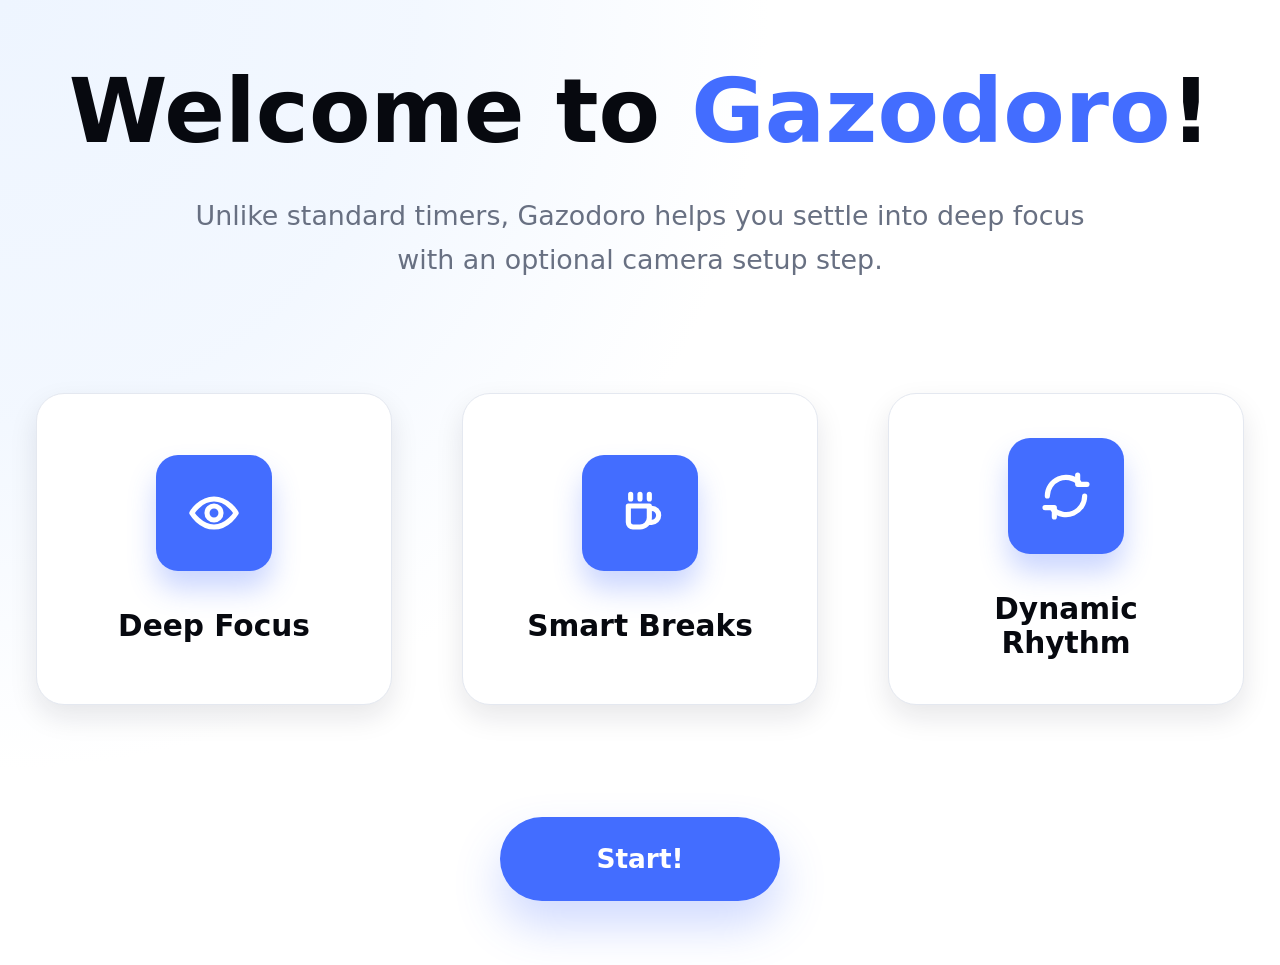
<file: index.html>
<!DOCTYPE html>
<html lang="en">
<head>
  <meta charset="UTF-8">
  <meta name="viewport" content="width=device-width, initial-scale=1.0">
  <title>Gazodoro</title>
  <link rel="stylesheet" href="styles.css">
  <script src="script.js" defer></script>
</head>
<body>
  <main class="app" aria-live="polite">
    <section class="screen welcome-screen is-active" data-screen="welcome" aria-labelledby="welcome-title">
      <div class="welcome-copy">
        <h1 id="welcome-title">Welcome to <span>Gazodoro</span>!</h1>
        <p>Unlike standard timers, Gazodoro helps you settle into deep focus with an optional camera setup step.</p>
      </div>

      <div class="feature-grid" aria-label="Gazodoro features">
        <article class="feature-card">
          <div class="feature-icon" aria-hidden="true">
            <svg viewBox="0 0 24 24" role="img">
              <path d="M2.5 12s3.5-6 9.5-6 9.5 6 9.5 6-3.5 6-9.5 6-9.5-6-9.5-6Z"></path>
              <circle cx="12" cy="12" r="3"></circle>
            </svg>
          </div>
          <h2>Deep Focus</h2>
        </article>

        <article class="feature-card">
          <div class="feature-icon" aria-hidden="true">
            <svg viewBox="0 0 24 24" role="img">
              <path d="M7 9h9v5a4 4 0 0 1-4 4H9a2 2 0 0 1-2-2V9Z"></path>
              <path d="M16 10h1a3 3 0 0 1 0 6h-1"></path>
              <path d="M8 4v2M12 4v2M16 4v2"></path>
            </svg>
          </div>
          <h2>Smart Breaks</h2>
        </article>

        <article class="feature-card">
          <div class="feature-icon" aria-hidden="true">
            <svg viewBox="0 0 24 24" role="img">
              <path d="M20 12a8 8 0 0 1-13.5 5.8"></path>
              <path d="M4 12A8 8 0 0 1 17.5 6.2"></path>
              <path d="M17 3v4h4"></path>
              <path d="M7 21v-4H3"></path>
            </svg>
          </div>
          <h2>Dynamic Rhythm</h2>
        </article>
      </div>

      <button class="primary-button welcome-start" type="button" data-start-onboarding>Start!</button>
    </section>

    <section class="screen permission-screen" data-screen="permission" aria-labelledby="permission-title">
      <div class="privacy-badge" aria-hidden="true">
        <svg viewBox="0 0 24 24" role="img">
          <path d="M12 3 6 5.6v5.7c0 3.8 2.5 7.4 6 8.7 3.5-1.3 6-4.9 6-8.7V5.6L12 3Z"></path>
        </svg>
      </div>

      <div class="permission-heading">
        <h1 id="permission-title">Before we start...</h1>
        <p>Your Privacy is <span>Our Priority</span></p>
      </div>

      <article class="privacy-card">
        <div class="privacy-icon" aria-hidden="true">
          <svg viewBox="0 0 24 24" role="img">
            <path d="M6 8h2l1.4-2h5.2L16 8h2a2 2 0 0 1 2 2v7a2 2 0 0 1-2 2H6a2 2 0 0 1-2-2v-7a2 2 0 0 1 2-2Z"></path>
            <circle cx="12" cy="13" r="3"></circle>
          </svg>
        </div>
        <div class="privacy-copy">
          <p>We need camera access to track your gaze, but we don't watch you.</p>
          <p>All processing happens <strong>100% locally</strong> on your device.</p>
          <p>No videos or images are ever stored or sent to the cloud.</p>
        </div>
        <p class="privacy-note">
          <svg viewBox="0 0 24 24" aria-hidden="true">
            <path d="M7 11V8a5 5 0 0 1 10 0v3"></path>
            <rect x="5" y="11" width="14" height="10" rx="2"></rect>
          </svg>
          Your privacy is protected. Everything stays on your device.
        </p>
      </article>

      <p class="camera-message" data-camera-error hidden></p>

      <div class="choice-actions">
        <button class="primary-button" type="button" data-enable-camera>Yes, enable camera</button>
        <button class="secondary-button" type="button" data-skip-camera>No, continue without camera</button>
      </div>

      <p class="muted-text">You can change this anytime in settings</p>
    </section>

    <section class="screen preview-screen" data-screen="preview" aria-labelledby="preview-title">
      <h1 id="preview-title">Final Check: Preview Your View</h1>

      <div class="preview-layout">
        <article class="video-card" aria-label="Camera preview">
          <div class="video-frame">
            <video data-camera-preview autoplay playsinline muted></video>
            <span class="live-pill"><span></span> Live</span>
            <div class="video-icon" aria-hidden="true">
              <svg viewBox="0 0 24 24" role="img">
                <path d="M4 7h10a2 2 0 0 1 2 2v6a2 2 0 0 1-2 2H4a2 2 0 0 1-2-2V9a2 2 0 0 1 2-2Z"></path>
                <path d="m16 10 6-3v10l-6-3"></path>
              </svg>
            </div>
          </div>
        </article>

        <aside class="device-card" aria-label="Camera setup details">
          <h2>Select Device</h2>
          <div class="device-select">
            <span data-device-name>Camera 1</span>
            <svg viewBox="0 0 24 24" aria-hidden="true">
              <path d="M6 8h2l1.4-2h5.2L16 8h2a2 2 0 0 1 2 2v7a2 2 0 0 1-2 2H6a2 2 0 0 1-2-2v-7a2 2 0 0 1 2-2Z"></path>
              <circle cx="12" cy="13" r="3"></circle>
            </svg>
          </div>
          <p class="tip-box">
            <svg viewBox="0 0 24 24" aria-hidden="true">
              <path d="M9 18h6"></path>
              <path d="M10 22h4"></path>
              <path d="M8.5 14.5a5 5 0 1 1 7 0c-.8.8-1.5 1.7-1.5 3.5h-4c0-1.8-.7-2.7-1.5-3.5Z"></path>
            </svg>
            Ensure your face is well-lit and centered for the best gaze tracking experience.
          </p>
        </aside>
      </div>

      <button class="primary-button ready-button" type="button" data-ready-focus>Ready to Focus</button>
      <button class="link-button" type="button" data-standard-mode>Camera not working? Continue in Standard Mode</button>
    </section>

    <section class="screen dashboard-screen" data-screen="dashboard" aria-labelledby="dashboard-title">
      <header class="dashboard-header">
        <div class="brand">
          <div class="brand-icon" aria-hidden="true">
            <svg viewBox="0 0 24 24" role="img">
              <path d="M2.5 12s3.5-6 9.5-6 9.5 6 9.5 6-3.5 6-9.5 6-9.5-6-9.5-6Z"></path>
              <circle cx="12" cy="12" r="3"></circle>
            </svg>
          </div>
          <div>
            <h1 id="dashboard-title">Gazodoro</h1>
            <p>Gaze-tracking productivity timer</p>
          </div>
        </div>

        <button class="icon-button" type="button" aria-label="Settings">
          <svg viewBox="0 0 24 24" aria-hidden="true">
            <path d="M12 15.5a3.5 3.5 0 1 0 0-7 3.5 3.5 0 0 0 0 7Z"></path>
            <path d="M19.4 15a1.8 1.8 0 0 0 .4 2l.1.1a2 2 0 0 1-2.8 2.8l-.1-.1a1.8 1.8 0 0 0-2-.4 1.8 1.8 0 0 0-1 1.6V21a2 2 0 0 1-4 0v-.1a1.8 1.8 0 0 0-1-1.6 1.8 1.8 0 0 0-2 .4l-.1.1a2 2 0 1 1-2.8-2.8l.1-.1a1.8 1.8 0 0 0 .4-2 1.8 1.8 0 0 0-1.6-1H3a2 2 0 0 1 0-4h.1a1.8 1.8 0 0 0 1.6-1 1.8 1.8 0 0 0-.4-2l-.1-.1a2 2 0 1 1 2.8-2.8l.1.1a1.8 1.8 0 0 0 2 .4 1.8 1.8 0 0 0 1-1.6V3a2 2 0 0 1 4 0v.1a1.8 1.8 0 0 0 1 1.6 1.8 1.8 0 0 0 2-.4l.1-.1A2 2 0 0 1 20 7l-.1.1a1.8 1.8 0 0 0-.4 2 1.8 1.8 0 0 0 1.6 1h.1a2 2 0 0 1 0 4h-.1a1.8 1.8 0 0 0-1.7 1Z"></path>
          </svg>
        </button>
      </header>

      <div class="dashboard-content">
        <div class="mode-tabs" role="tablist" aria-label="Timer mode">
          <button class="mode-tab is-active" type="button" role="tab" aria-selected="true" data-mode-tab="FOCUS">Focus</button>
          <button class="mode-tab" type="button" role="tab" aria-selected="false" data-mode-tab="SHORT_BREAK">Short Break</button>
          <button class="mode-tab" type="button" role="tab" aria-selected="false" data-mode-tab="LONG_BREAK">Long Break</button>
        </div>

        <article class="dashboard-card" aria-label="Pomodoro timer">
          <div class="timer-ring">
            <span class="timer-time" data-timer-display>25:00</span>
          </div>
        </article>

        <div class="timer-controls" aria-label="Timer actions">
          <button class="round-button reset-button" type="button" aria-label="Reset timer" data-reset-button>
            <svg viewBox="0 0 24 24" aria-hidden="true">
              <path d="M4 12a8 8 0 1 0 2.3-5.7"></path>
              <path d="M4 4v6h6"></path>
            </svg>
          </button>
          <button class="round-button play-button" type="button" aria-label="Start timer" data-start-pause-button>
            <svg class="play-icon" viewBox="0 0 24 24" aria-hidden="true">
              <path d="M8 5v14l11-7Z"></path>
            </svg>
            <svg class="pause-icon" viewBox="0 0 24 24" aria-hidden="true">
              <path d="M7 5h4v14H7Z"></path>
              <path d="M13 5h4v14h-4Z"></path>
            </svg>
          </button>
        </div>
      </div>
    </section>
  </main>
</body>
</html>
</file>
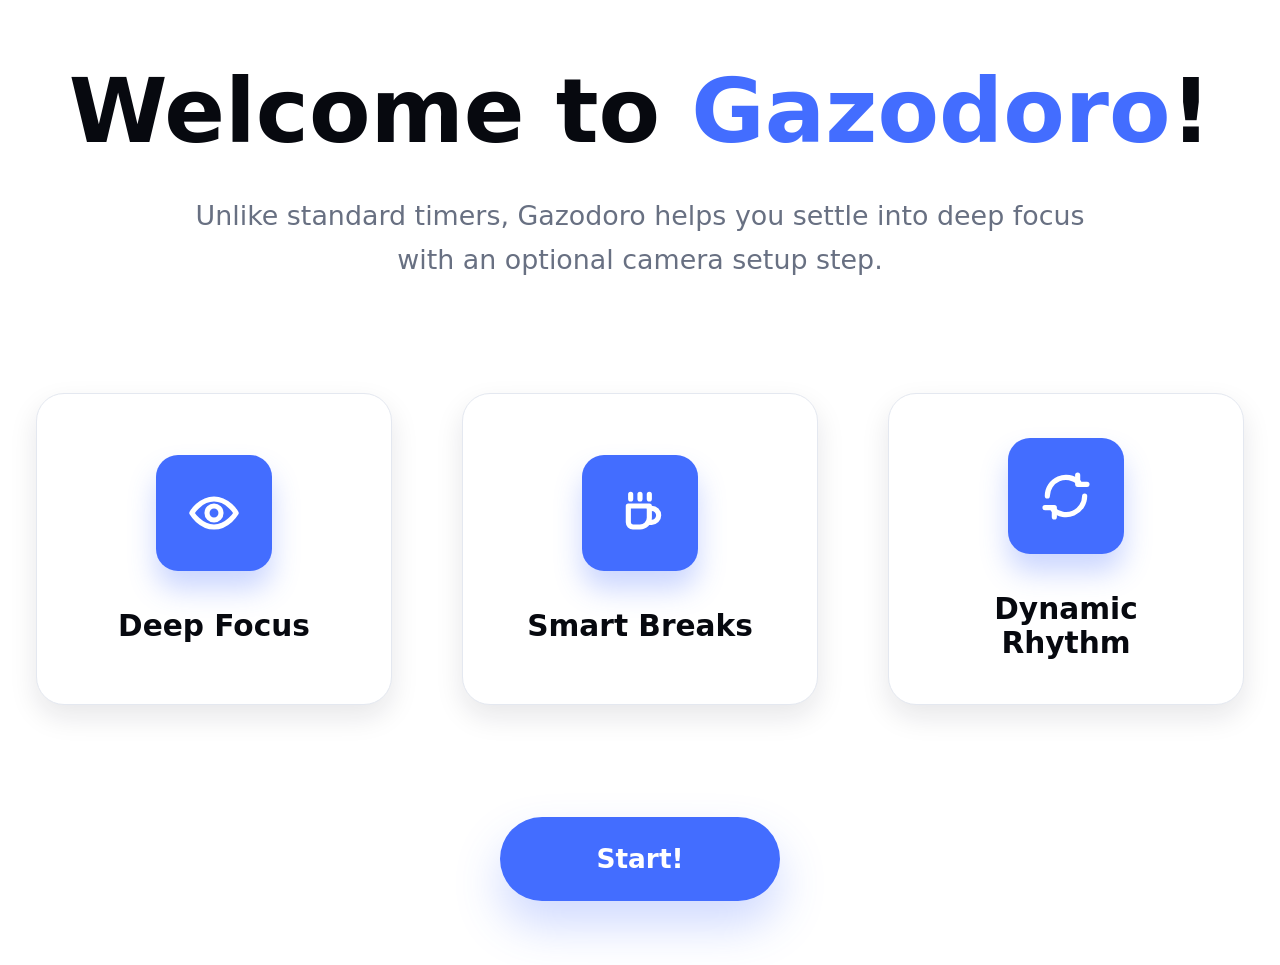
<file: frontend/index.html>
<!DOCTYPE html>
<html lang="en">
<head>
  <meta charset="UTF-8">
  <meta name="viewport" content="width=device-width, initial-scale=1.0">
  <title>Gazodoro</title>
  <link rel="stylesheet" href="styles.css">
  <script src="https://webgazer.cs.brown.edu/webgazer.js" defer></script>
  <script src="script.js" defer></script>
</head>
<body>
  <main class="app" aria-live="polite">
    <section class="screen welcome-screen is-active" data-screen="welcome" aria-labelledby="welcome-title">
      <div class="welcome-copy">
        <h1 id="welcome-title">Welcome to <span>Gazodoro</span>!</h1>
        <p>Unlike standard timers, Gazodoro helps you settle into deep focus with an optional camera setup step.</p>
      </div>

      <div class="feature-grid" aria-label="Gazodoro features">
        <article class="feature-card">
          <div class="feature-icon" aria-hidden="true">
            <svg viewBox="0 0 24 24" role="img">
              <path d="M2.5 12s3.5-6 9.5-6 9.5 6 9.5 6-3.5 6-9.5 6-9.5-6-9.5-6Z"></path>
              <circle cx="12" cy="12" r="3"></circle>
            </svg>
          </div>
          <h2>Deep Focus</h2>
        </article>

        <article class="feature-card">
          <div class="feature-icon" aria-hidden="true">
            <svg viewBox="0 0 24 24" role="img">
              <path d="M7 9h9v5a4 4 0 0 1-4 4H9a2 2 0 0 1-2-2V9Z"></path>
              <path d="M16 10h1a3 3 0 0 1 0 6h-1"></path>
              <path d="M8 4v2M12 4v2M16 4v2"></path>
            </svg>
          </div>
          <h2>Smart Breaks</h2>
        </article>

        <article class="feature-card">
          <div class="feature-icon" aria-hidden="true">
            <svg viewBox="0 0 24 24" role="img">
              <path d="M20 12a8 8 0 0 1-13.5 5.8"></path>
              <path d="M4 12A8 8 0 0 1 17.5 6.2"></path>
              <path d="M17 3v4h4"></path>
              <path d="M7 21v-4H3"></path>
            </svg>
          </div>
          <h2>Dynamic Rhythm</h2>
        </article>
      </div>

      <button class="primary-button welcome-start" type="button" data-start-onboarding>Start!</button>
    </section>

    <section class="screen permission-screen" data-screen="permission" aria-labelledby="permission-title">
      <div class="privacy-badge" aria-hidden="true">
        <svg viewBox="0 0 24 24" role="img">
          <path d="M12 3 6 5.6v5.7c0 3.8 2.5 7.4 6 8.7 3.5-1.3 6-4.9 6-8.7V5.6L12 3Z"></path>
        </svg>
      </div>

      <div class="permission-heading">
        <h1 id="permission-title">Before we start...</h1>
        <p>Your Privacy is <span>Our Priority</span></p>
      </div>

      <article class="privacy-card">
        <div class="privacy-icon" aria-hidden="true">
          <svg viewBox="0 0 24 24" role="img">
            <path d="M6 8h2l1.4-2h5.2L16 8h2a2 2 0 0 1 2 2v7a2 2 0 0 1-2 2H6a2 2 0 0 1-2-2v-7a2 2 0 0 1 2-2Z"></path>
            <circle cx="12" cy="13" r="3"></circle>
          </svg>
        </div>
        <div class="privacy-copy">
          <p>We need camera access to track your gaze, but we don't watch you.</p>
          <p>All processing happens <strong>100% locally</strong> on your device.</p>
          <p>No videos or images are ever stored or sent to the cloud.</p>
        </div>
        <p class="privacy-note">
          <svg viewBox="0 0 24 24" aria-hidden="true">
            <path d="M7 11V8a5 5 0 0 1 10 0v3"></path>
            <rect x="5" y="11" width="14" height="10" rx="2"></rect>
          </svg>
          Your privacy is protected. Everything stays on your device.
        </p>
      </article>

      <p class="camera-message" data-camera-error hidden></p>

      <div class="choice-actions">
        <button class="primary-button" type="button" data-enable-camera>Yes, enable camera</button>
        <button class="secondary-button" type="button" data-skip-camera>No, continue without camera</button>
      </div>

      <p class="muted-text">You can change this anytime in settings</p>
    </section>

    <section class="screen preview-screen" data-screen="preview" aria-labelledby="preview-title">
      <h1 id="preview-title">Final Check: Preview Your View</h1>

      <div class="preview-layout">
        <article class="video-card" aria-label="Camera preview">
          <div class="video-frame">
            <video data-camera-preview autoplay playsinline muted></video>
            <span class="live-pill"><span></span> Live</span>
            <div class="video-icon" aria-hidden="true">
              <svg viewBox="0 0 24 24" role="img">
                <path d="M4 7h10a2 2 0 0 1 2 2v6a2 2 0 0 1-2 2H4a2 2 0 0 1-2-2V9a2 2 0 0 1 2-2Z"></path>
                <path d="m16 10 6-3v10l-6-3"></path>
              </svg>
            </div>
          </div>
        </article>

        <aside class="device-card" aria-label="Camera setup details">
          <h2>Select Device</h2>
          <div class="device-select">
            <span data-device-name>Camera 1</span>
            <svg viewBox="0 0 24 24" aria-hidden="true">
              <path d="M6 8h2l1.4-2h5.2L16 8h2a2 2 0 0 1 2 2v7a2 2 0 0 1-2 2H6a2 2 0 0 1-2-2v-7a2 2 0 0 1 2-2Z"></path>
              <circle cx="12" cy="13" r="3"></circle>
            </svg>
          </div>
          <p class="tip-box">
            <svg viewBox="0 0 24 24" aria-hidden="true">
              <path d="M9 18h6"></path>
              <path d="M10 22h4"></path>
              <path d="M8.5 14.5a5 5 0 1 1 7 0c-.8.8-1.5 1.7-1.5 3.5h-4c0-1.8-.7-2.7-1.5-3.5Z"></path>
            </svg>
            Ensure your face is well-lit and centered for the best gaze tracking experience.
          </p>
        </aside>
      </div>

      <button class="primary-button ready-button" type="button" data-ready-focus>Ready to Focus</button>
      <button class="link-button" type="button" data-standard-mode>Camera not working? Continue in Standard Mode</button>
    </section>

    <section class="screen dashboard-screen" data-screen="dashboard" aria-labelledby="dashboard-title">
      <aside class="goal-card" aria-label="Today's goal">
        <div class="goal-title">
          <svg viewBox="0 0 24 24" aria-hidden="true">
            <circle cx="12" cy="12" r="8"></circle>
            <circle cx="12" cy="12" r="4"></circle>
            <circle cx="12" cy="12" r="1"></circle>
          </svg>
          <span>TODAY'S GOAL</span>
        </div>
        <div class="goal-row">
          <span>Sessions left</span>
          <strong>0</strong>
        </div>
        <button class="text-button" type="button">Edit Goal</button>
      </aside>

      <div class="sessions-pill" aria-label="Sessions today">
        <span aria-hidden="true">🔥</span>
        <strong>0</strong>
        <span>sessions today</span>
      </div>

      <header class="dashboard-header">
        <div class="brand">
          <div class="brand-icon" aria-hidden="true">
            <svg viewBox="0 0 24 24" role="img">
              <path d="M2.5 12s3.5-6 9.5-6 9.5 6 9.5 6-3.5 6-9.5 6-9.5-6-9.5-6Z"></path>
              <circle cx="12" cy="12" r="3"></circle>
            </svg>
          </div>
          <div>
            <h1 id="dashboard-title">Gazodoro</h1>
            <p>Gaze-tracking productivity timer</p>
          </div>
        </div>
      </header>

      <div class="dashboard-content">
        <div class="mode-tabs" role="tablist" aria-label="Timer mode">
          <button class="mode-tab is-active" type="button" role="tab" aria-selected="true" data-mode-tab="FOCUS">Focus</button>
          <button class="mode-tab" type="button" role="tab" aria-selected="false" data-mode-tab="SHORT_BREAK">Short Break</button>
          <button class="mode-tab" type="button" role="tab" aria-selected="false" data-mode-tab="LONG_BREAK">Long Break</button>
        </div>

        <div class="timer-layout">
          <article class="timer-panel" aria-label="Pomodoro timer">
          <div class="timer-ring" data-timer-ring>
            <span class="timer-mode-label" data-camera-mode-label>No-camera mode</span>
            <span class="timer-time" data-timer-display>25:00</span>
          </div>
          </article>

          <aside class="change-time" aria-label="Change time">
            <h2>Change time</h2>
            <div class="time-adjust-grid">
              <button class="small-round-button" type="button" aria-label="Increase focus time" data-time-increase>+</button>
              <span class="time-value" data-time-minutes>25 m</span>
              <button class="small-round-button" type="button" aria-label="Decrease focus time" data-time-decrease>-</button>
            </div>
          </aside>
        </div>

        <div class="bottom-bar">
          <div class="bottom-spacer" aria-hidden="true"></div>
          <div class="timer-controls" aria-label="Timer actions">
          <button class="round-button reset-button" type="button" aria-label="Reset timer" data-reset-button>
            <svg viewBox="0 0 24 24" aria-hidden="true">
              <path d="M4 12a8 8 0 1 0 2.3-5.7"></path>
              <path d="M4 4v6h6"></path>
            </svg>
          </button>
          <button class="round-button play-button" type="button" aria-label="Start timer" data-start-pause-button>
            <svg class="play-icon" viewBox="0 0 24 24" aria-hidden="true">
              <path d="M8 5v14l11-7Z"></path>
            </svg>
            <svg class="pause-icon" viewBox="0 0 24 24" aria-hidden="true">
              <path d="M7 5h4v14H7Z"></path>
              <path d="M13 5h4v14h-4Z"></path>
            </svg>
          </button>
          </div>
          <div class="utility-controls" aria-label="Dashboard tools">
            <button class="round-button utility-button" type="button" aria-label="Statistics" data-open-analytics>
              <svg viewBox="0 0 24 24" aria-hidden="true">
                <path d="M4 19V5"></path>
                <path d="M4 19h16"></path>
                <path d="M8 17v-5"></path>
                <path d="M12 17V8"></path>
                <path d="M16 17v-8"></path>
              </svg>
            </button>
            <button class="round-button utility-button" type="button" aria-label="Settings" data-open-settings>
              <svg viewBox="0 0 24 24" aria-hidden="true">
                <path d="M12 15.5a3.5 3.5 0 1 0 0-7 3.5 3.5 0 0 0 0 7Z"></path>
                <path d="M19.4 15a1.8 1.8 0 0 0 .4 2l.1.1a2 2 0 0 1-2.8 2.8l-.1-.1a1.8 1.8 0 0 0-2-.4 1.8 1.8 0 0 0-1 1.6V21a2 2 0 0 1-4 0v-.1a1.8 1.8 0 0 0-1-1.6 1.8 1.8 0 0 0-2 .4l-.1.1a2 2 0 1 1-2.8-2.8l.1-.1a1.8 1.8 0 0 0 .4-2 1.8 1.8 0 0 0-1.6-1H3a2 2 0 0 1 0-4h.1a1.8 1.8 0 0 0 1.6-1 1.8 1.8 0 0 0-.4-2l-.1-.1a2 2 0 1 1 2.8-2.8l.1.1a1.8 1.8 0 0 0 2 .4 1.8 1.8 0 0 0 1-1.6V3a2 2 0 0 1 4 0v.1a1.8 1.8 0 0 0 1 1.6 1.8 1.8 0 0 0 2-.4l.1-.1A2 2 0 0 1 20 7l-.1.1a1.8 1.8 0 0 0-.4 2 1.8 1.8 0 0 0 1.6 1h.1a2 2 0 0 1 0 4h-.1a1.8 1.8 0 0 0-1.7 1Z"></path>
              </svg>
            </button>
          </div>
        </div>
      </div>
    </section>

    <section class="screen settings-screen" data-screen="settings" aria-labelledby="settings-title">
      <div class="settings-shell">
        <header class="settings-heading">
          <button class="back-button" type="button" aria-label="Back to dashboard" data-back-dashboard>
            <svg viewBox="0 0 24 24" aria-hidden="true">
              <path d="M19 12H5"></path>
              <path d="m12 19-7-7 7-7"></path>
            </svg>
          </button>
          <h1 id="settings-title">Settings</h1>
        </header>

        <div class="settings-list">
          <button class="settings-row" type="button" data-open-camera-settings>
            <span class="settings-row-label">
              <svg viewBox="0 0 24 24" aria-hidden="true">
                <path d="M6 8h2l1.4-2h5.2L16 8h2a2 2 0 0 1 2 2v7a2 2 0 0 1-2 2H6a2 2 0 0 1-2-2v-7a2 2 0 0 1 2-2Z"></path>
                <circle cx="12" cy="13" r="3"></circle>
              </svg>
              Camera
            </span>
            <span class="settings-chevron" aria-hidden="true">›</span>
          </button>
          <button class="settings-row" type="button" data-open-sound-settings>
            <span class="settings-row-label">
              <svg viewBox="0 0 24 24" aria-hidden="true">
                <path d="M11 5 6 9H3v6h3l5 4V5Z"></path>
                <path d="M16 9.5a4 4 0 0 1 0 5"></path>
                <path d="M19 7a8 8 0 0 1 0 10"></path>
              </svg>
              Sound
            </span>
            <span class="settings-chevron" aria-hidden="true">›</span>
          </button>
          <button class="settings-row" type="button" data-open-statistics-settings>
            <span class="settings-row-label">
              <svg viewBox="0 0 24 24" aria-hidden="true">
                <path d="M4 19V5"></path>
                <path d="M4 19h16"></path>
                <path d="M8 17v-5"></path>
                <path d="M12 17V8"></path>
                <path d="M16 17v-8"></path>
              </svg>
              Statistics
            </span>
            <span class="settings-chevron" aria-hidden="true">›</span>
          </button>
          <button class="settings-row" type="button" data-open-timer-settings>
            <span class="settings-row-label">
              <svg viewBox="0 0 24 24" aria-hidden="true">
                <circle cx="12" cy="12" r="9"></circle>
                <path d="M12 7v5l3 2"></path>
              </svg>
              Timer
            </span>
            <span class="settings-chevron" aria-hidden="true">›</span>
          </button>
          <button class="settings-row" type="button" data-open-appearance-settings>
            <span class="settings-row-label">
              <svg viewBox="0 0 24 24" aria-hidden="true">
                <circle cx="13.5" cy="6.5" r="2.5"></circle>
                <circle cx="8" cy="12" r="2.5"></circle>
                <circle cx="15.5" cy="15.5" r="2.5"></circle>
                <path d="M17.8 8.8c1.8 1.1 2.7 2.7 2.2 4.5-.6 2-2.6 2.5-4.2 2.4"></path>
              </svg>
              Appearance
            </span>
            <span class="settings-chevron" aria-hidden="true">›</span>
          </button>
        </div>
      </div>
      <button class="help-button" type="button" aria-label="Help">?</button>
    </section>

    <section class="screen camera-settings-screen" data-screen="camera-settings" aria-labelledby="camera-settings-title">
      <div class="settings-shell">
        <header class="settings-heading">
          <button class="back-button" type="button" aria-label="Back to settings" data-back-settings>
            <svg viewBox="0 0 24 24" aria-hidden="true">
              <path d="M19 12H5"></path>
              <path d="m12 19-7-7 7-7"></path>
            </svg>
          </button>
          <h1 id="camera-settings-title">Camera</h1>
        </header>

        <article class="camera-settings-card">
          <div class="camera-toggle-row">
            <span>Camera On/Off</span>
            <button class="toggle-switch" type="button" role="switch" aria-checked="false" data-camera-toggle>
              <span></span>
            </button>
          </div>
          <div class="camera-select-panel" data-camera-select-panel hidden>
            <label for="camera-select">Select camera</label>
            <select id="camera-select" data-camera-select>
              <option>Camera 1</option>
              <option>Camera 2</option>
            </select>
          </div>
        </article>
      </div>
      <button class="help-button" type="button" aria-label="Help">?</button>
    </section>

    <section class="screen sound-settings-screen settings-detail-screen" data-screen="sound-settings" aria-labelledby="sound-settings-title">
      <div class="settings-shell">
        <header class="settings-heading">
          <button class="back-button" type="button" aria-label="Back to settings" data-back-settings>
            <svg viewBox="0 0 24 24" aria-hidden="true">
              <path d="M19 12H5"></path>
              <path d="m12 19-7-7 7-7"></path>
            </svg>
          </button>
          <h1 id="sound-settings-title">Sound</h1>
        </header>

        <article class="settings-card sound-card">
          <h2>Volume</h2>
          <div class="volume-control">
            <span>0</span>
            <input type="range" min="0" max="100" value="50" aria-label="Volume" data-volume-slider>
            <span>100</span>
          </div>
          <strong class="volume-value" data-volume-value>50</strong>
        </article>

        <article class="settings-card settings-inline-card">
          <div>
            <h2>Session end notification</h2>
            <p>I want to hear when session end</p>
          </div>
          <button class="toggle-switch is-on" type="button" role="switch" aria-checked="true" data-sound-notification-toggle>
            <span></span>
          </button>
        </article>
      </div>
      <button class="help-button" type="button" aria-label="Help">?</button>
    </section>

    <section class="screen statistics-settings-screen settings-detail-screen" data-screen="statistics-settings" aria-labelledby="statistics-settings-title">
      <div class="settings-shell">
        <header class="settings-heading">
          <button class="back-button" type="button" aria-label="Back to settings" data-back-settings>
            <svg viewBox="0 0 24 24" aria-hidden="true">
              <path d="M19 12H5"></path>
              <path d="m12 19-7-7 7-7"></path>
            </svg>
          </button>
          <h1 id="statistics-settings-title">Statistics</h1>
        </header>

        <article class="settings-card analytics-entry-card">
          <h2>Statistics & Analytics</h2>
          <p>View your focus analytics and session history from the main dashboard.</p>
          <button class="analytics-button" type="button" data-open-analytics>View Analytics</button>
        </article>
      </div>
      <button class="help-button" type="button" aria-label="Help">?</button>
    </section>

    <section class="screen analytics-screen" data-screen="analytics" aria-labelledby="analytics-title">
      <div class="analytics-shell">
        <header class="settings-heading analytics-heading">
          <button class="back-button" type="button" aria-label="Back to dashboard" data-back-dashboard>
            <svg viewBox="0 0 24 24" aria-hidden="true">
              <path d="M19 12H5"></path>
              <path d="m12 19-7-7 7-7"></path>
            </svg>
          </button>
          <h1 id="analytics-title">Focus Analytics</h1>
        </header>

        <div class="analytics-grid">
          <article class="analytics-card focus-quality-card">
            <header class="analytics-card-heading">
              <div>
                <h2>Focus Quality Over Time</h2>
                <p>Your self-reported focus ratings</p>
              </div>
              <span class="avg-pill">
                <svg viewBox="0 0 24 24" aria-hidden="true">
                  <path d="m4 16 5-5 4 4 7-7"></path>
                  <path d="M15 8h5v5"></path>
                </svg>
                0 avg
              </span>
            </header>
            <div class="empty-chart">Complete a session to see your focus data</div>
          </article>

          <article class="analytics-card heatmap-card">
            <header class="analytics-card-heading">
              <div>
                <h2>Gaze Tracking Heatmap</h2>
                <p>Where your eyes focused on screen</p>
              </div>
              <span class="active-pill">
                <svg viewBox="0 0 24 24" aria-hidden="true">
                  <path d="M2.5 12s3.5-6 9.5-6 9.5 6 9.5 6-3.5 6-9.5 6-9.5-6-9.5-6Z"></path>
                  <circle cx="12" cy="12" r="3"></circle>
                </svg>
                Active
              </span>
            </header>
            <div class="heatmap" aria-label="Simulated gaze tracking heatmap">
              <span class="h1"></span><span class="h3"></span><span class="h2"></span><span class="h4"></span><span class="h3"></span><span class="h1"></span><span class="h4"></span><span class="h3"></span><span class="h1"></span><span class="h3"></span><span class="h2"></span><span class="h3"></span><span class="h3"></span><span class="h1"></span><span class="h1"></span><span class="h2"></span>
              <span class="h4"></span><span class="h2"></span><span class="h2"></span><span class="h1"></span><span class="h1"></span><span class="h3"></span><span class="h4"></span><span class="h1"></span><span class="h5"></span><span class="h2"></span><span class="h3"></span><span class="h4"></span><span class="h2"></span><span class="h2"></span><span class="h2"></span><span class="h2"></span>
              <span class="h4"></span><span class="h4"></span><span class="h5"></span><span class="h3"></span><span class="h3"></span><span class="h5"></span><span class="h4"></span><span class="h1"></span><span class="h1"></span><span class="h4"></span><span class="h2"></span><span class="h3"></span><span class="h3"></span><span class="h2"></span><span class="h2"></span><span class="h4"></span>
              <span class="h5"></span><span class="h3"></span><span class="h5"></span><span class="h4"></span><span class="h4"></span><span class="h4"></span><span class="h3"></span><span class="h4"></span><span class="h2"></span><span class="h5"></span><span class="h5"></span><span class="h3"></span><span class="h3"></span><span class="h2"></span><span class="h3"></span><span class="h5"></span>
              <span class="h4"></span><span class="h5"></span><span class="h5"></span><span class="h2"></span><span class="h3"></span><span class="h3"></span><span class="h5"></span><span class="h4"></span><span class="h3"></span><span class="h4"></span><span class="h5"></span><span class="h3"></span><span class="h3"></span><span class="h2"></span><span class="h2"></span><span class="h4"></span>
              <span class="h4"></span><span class="h3"></span><span class="h2"></span><span class="h3"></span><span class="h2"></span><span class="h3"></span><span class="h2"></span><span class="h4"></span><span class="h3"></span><span class="h4"></span><span class="h3"></span><span class="h4"></span><span class="h2"></span><span class="h1"></span><span class="h4"></span><span class="h3"></span>
              <span class="h5"></span><span class="h2"></span><span class="h5"></span><span class="h5"></span><span class="h5"></span><span class="h4"></span><span class="h4"></span><span class="h2"></span><span class="h3"></span><span class="h5"></span><span class="h2"></span><span class="h4"></span><span class="h2"></span><span class="h2"></span><span class="h3"></span><span class="h2"></span>
              <div class="heatmap-legend"><span></span><strong>Low → High</strong></div>
            </div>
            <p class="heatmap-note">Simulated data - Real gaze tracking requires camera calibration</p>
          </article>
        </div>

        <article class="analytics-card session-history-card">
          <h2>Session History</h2>
          <div class="empty-history">No sessions completed yet</div>
        </article>
      </div>
      <button class="help-button" type="button" aria-label="Help">?</button>
    </section>

    <section class="screen timer-settings-screen settings-detail-screen" data-screen="timer-settings" aria-labelledby="timer-settings-title">
      <div class="settings-shell">
        <header class="settings-heading">
          <button class="back-button" type="button" aria-label="Back to settings" data-back-settings>
            <svg viewBox="0 0 24 24" aria-hidden="true">
              <path d="M19 12H5"></path>
              <path d="m12 19-7-7 7-7"></path>
            </svg>
          </button>
          <h1 id="timer-settings-title">Timer</h1>
        </header>

        <article class="settings-card timer-info-card">
          <h2>Timer Settings</h2>
          <p>Timer duration can be adjusted from the main dashboard using the +/- buttons.</p>
        </article>
      </div>
      <button class="help-button" type="button" aria-label="Help">?</button>
    </section>

    <section class="screen appearance-settings-screen settings-detail-screen" data-screen="appearance-settings" aria-labelledby="appearance-settings-title">
      <div class="settings-shell">
        <header class="settings-heading">
          <button class="back-button" type="button" aria-label="Back to settings" data-back-settings>
            <svg viewBox="0 0 24 24" aria-hidden="true">
              <path d="M19 12H5"></path>
              <path d="m12 19-7-7 7-7"></path>
            </svg>
          </button>
          <h1 id="appearance-settings-title">Appearance</h1>
        </header>

        <article class="settings-card appearance-card">
          <h2>Dark/Light mode</h2>
          <div class="theme-segmented" role="group" aria-label="Theme mode">
            <button class="theme-option is-active" type="button">Light</button>
            <button class="theme-option" type="button" disabled>Dark</button>
          </div>
        </article>
      </div>
      <button class="help-button" type="button" aria-label="Help">?</button>
    </section>
  </main>
</body>
</html>
</file>
<file: styles.css>
:root {
  color-scheme: light;
  font-family: Inter, ui-sans-serif, system-ui, -apple-system, BlinkMacSystemFont, "Segoe UI", sans-serif;
  color: #07090f;
  background: #ffffff;
  --blue: #436dff;
  --blue-dark: #3155f4;
  --blue-soft: #eaf1ff;
  --green: #1db846;
  --green-soft: #eefbf2;
  --ink-muted: #687082;
  --line: #e4e8f0;
  --shadow: 0 28px 60px rgb(15 23 42 / 0.13);
  --soft-shadow: 0 12px 28px rgb(15 23 42 / 0.1);
}

* {
  box-sizing: border-box;
}

body {
  margin: 0;
  min-height: 100vh;
  background:
    radial-gradient(circle at left top, #eef5ff 0, rgb(238 245 255 / 0.72) 26%, transparent 48%),
    #ffffff;
}

button {
  font: inherit;
}

svg {
  display: block;
  fill: none;
  stroke: currentColor;
  stroke-linecap: round;
  stroke-linejoin: round;
  stroke-width: 2;
}

.app {
  min-height: 100vh;
}

.screen {
  display: none;
  min-height: 100vh;
  padding: 64px 36px;
}

.screen.is-active {
  display: flex;
}

.welcome-screen,
.permission-screen,
.preview-screen {
  align-items: center;
  flex-direction: column;
  justify-content: center;
  text-align: center;
}

.welcome-copy h1 {
  margin: 0;
  font-size: clamp(3.25rem, 7vw, 6rem);
  line-height: 1.05;
  letter-spacing: 0;
}

.welcome-copy h1 span,
.permission-heading span,
.privacy-copy strong {
  color: var(--blue);
}

.welcome-copy p {
  max-width: 900px;
  margin: 36px auto 0;
  color: var(--ink-muted);
  font-size: clamp(1.35rem, 2.1vw, 2rem);
  line-height: 1.65;
}

.feature-grid {
  display: grid;
  width: min(100%, 1480px);
  grid-template-columns: repeat(3, minmax(0, 1fr));
  gap: 70px;
  margin: 110px auto 0;
}

.feature-card,
.privacy-card,
.video-card,
.device-card,
.dashboard-card {
  background: #ffffff;
  border: 1px solid var(--line);
  border-radius: 28px;
  box-shadow: var(--soft-shadow);
}

.feature-card {
  min-height: 280px;
  display: grid;
  place-items: center;
  align-content: center;
  gap: 38px;
  padding: 44px;
}

.feature-icon,
.brand-icon {
  display: grid;
  place-items: center;
  color: #ffffff;
  background: var(--blue);
  box-shadow: 0 18px 28px rgb(67 109 255 / 0.28);
}

.feature-icon {
  width: 116px;
  height: 116px;
  border-radius: 22px;
}

.feature-icon svg {
  width: 56px;
  height: 56px;
  stroke-width: 2.2;
}

.feature-card h2 {
  margin: 0;
  font-size: 1.85rem;
  letter-spacing: 0;
}

.primary-button,
.secondary-button {
  min-height: 84px;
  padding: 0 68px;
  border-radius: 999px;
  border: 0;
  font-size: 1.65rem;
  font-weight: 800;
  letter-spacing: 0;
  cursor: pointer;
}

.primary-button {
  color: #ffffff;
  background: var(--blue);
  box-shadow: 0 24px 46px rgb(67 109 255 / 0.25);
}

.primary-button:hover,
.primary-button:focus-visible {
  background: var(--blue-dark);
}

.secondary-button {
  color: #06070a;
  background: #ffffff;
  border: 1px solid var(--line);
  box-shadow: 0 6px 12px rgb(15 23 42 / 0.12);
}

.welcome-start {
  margin-top: 112px;
  min-width: 280px;
}

.privacy-badge {
  display: grid;
  place-items: center;
  width: 116px;
  height: 116px;
  border-radius: 50%;
  color: #ffffff;
  background: var(--green);
  box-shadow: 0 20px 34px rgb(29 184 70 / 0.24);
}

.privacy-badge svg {
  width: 54px;
  height: 54px;
}

.permission-heading {
  margin-top: 54px;
}

.permission-heading h1,
.preview-screen h1 {
  margin: 0;
  font-size: clamp(3rem, 5.5vw, 5.25rem);
  line-height: 1.08;
  letter-spacing: 0;
}

.permission-heading p {
  margin: 22px 0 0;
  font-size: clamp(2rem, 3.6vw, 3.75rem);
  font-weight: 800;
  letter-spacing: 0;
}

.permission-heading p span {
  color: #1da044;
}

.privacy-card {
  display: grid;
  width: min(100%, 1290px);
  grid-template-columns: 94px 1fr;
  gap: 36px;
  margin-top: 72px;
  padding: 68px;
  text-align: left;
  box-shadow: var(--shadow);
}

.privacy-icon {
  display: grid;
  place-items: center;
  width: 94px;
  height: 94px;
  border-radius: 22px;
  color: var(--blue);
  background: var(--blue-soft);
}

.privacy-icon svg {
  width: 48px;
  height: 48px;
}

.privacy-copy p {
  margin: 8px 0 38px;
  font-size: clamp(1.3rem, 2vw, 1.85rem);
  line-height: 1.45;
}

.privacy-note {
  grid-column: 1 / -1;
  display: flex;
  align-items: center;
  gap: 22px;
  margin: 8px 0 0;
  padding: 24px 28px;
  border: 1px solid #c9f2d5;
  border-radius: 18px;
  color: #087631;
  background: var(--green-soft);
  font-size: 1.35rem;
}

.privacy-note svg,
.tip-box svg {
  width: 30px;
  height: 30px;
  flex: 0 0 auto;
}

.camera-message {
  width: min(100%, 920px);
  margin: 28px 0 0;
  padding: 18px 24px;
  border: 1px solid #ffd8b5;
  border-radius: 16px;
  color: #8a3d00;
  background: #fff6ed;
  font-size: 1.1rem;
}

.choice-actions {
  display: flex;
  flex-wrap: wrap;
  justify-content: center;
  gap: 36px;
  margin-top: 60px;
}

.muted-text {
  margin: 46px 0 0;
  color: var(--ink-muted);
  font-size: 1.1rem;
}

.preview-screen {
  justify-content: flex-start;
  padding-top: 120px;
}

.preview-layout {
  display: grid;
  width: min(100%, 1795px);
  grid-template-columns: minmax(0, 2fr) minmax(360px, 0.95fr);
  gap: 46px;
  margin-top: 70px;
}

.video-card {
  padding: 36px;
  border-radius: 30px;
  box-shadow: var(--shadow);
}

.video-frame {
  position: relative;
  min-height: 624px;
  overflow: hidden;
  border-radius: 24px;
  background: #111827;
}

.video-frame video {
  width: 100%;
  height: 100%;
  min-height: 624px;
  object-fit: cover;
  transform: scaleX(-1);
}

.live-pill {
  position: absolute;
  top: 24px;
  left: 24px;
  display: inline-flex;
  align-items: center;
  gap: 10px;
  padding: 12px 18px;
  border-radius: 999px;
  color: #ffffff;
  background: #ff3e50;
  font-size: 1.1rem;
  font-weight: 800;
}

.live-pill span {
  width: 15px;
  height: 15px;
  border-radius: 50%;
  background: #ff9aa6;
}

.video-icon {
  position: absolute;
  right: 24px;
  bottom: 24px;
  display: grid;
  place-items: center;
  width: 70px;
  height: 70px;
  border-radius: 50%;
  color: #ffffff;
  background: rgb(3 7 18 / 0.42);
}

.video-icon svg {
  width: 34px;
  height: 34px;
}

.device-card {
  align-self: start;
  padding: 54px 46px 46px;
  text-align: left;
  box-shadow: var(--shadow);
}

.device-card h2 {
  margin: 0 0 22px;
  font-size: 1.45rem;
}

.device-select {
  display: flex;
  align-items: center;
  justify-content: space-between;
  min-height: 76px;
  padding: 0 24px;
  border: 2px solid #dfe3ea;
  border-radius: 18px;
  font-size: 1.3rem;
}

.device-select svg {
  width: 28px;
  height: 28px;
  color: #777b8d;
}

.tip-box {
  display: flex;
  align-items: flex-start;
  gap: 22px;
  margin: 36px 0 0;
  padding: 26px 28px;
  border: 1px solid #d5e4ff;
  border-radius: 18px;
  color: #1f3e9b;
  background: var(--blue-soft);
  font-size: 1.18rem;
  line-height: 1.6;
}

.ready-button {
  margin-top: 56px;
  min-width: 430px;
}

.link-button {
  margin-top: 28px;
  border: 0;
  color: #5d6472;
  background: transparent;
  font-size: 1.1rem;
  text-decoration: underline;
  cursor: pointer;
}

.dashboard-screen {
  flex-direction: column;
  padding: 48px 78px 42px;
}

.dashboard-header {
  display: flex;
  align-items: flex-start;
  justify-content: space-between;
  gap: 24px;
}

.brand {
  display: flex;
  align-items: center;
  gap: 24px;
}

.brand-icon {
  width: 82px;
  height: 82px;
  border-radius: 50%;
}

.brand-icon svg {
  width: 42px;
  height: 42px;
}

.brand h1 {
  margin: 0;
  font-size: 2.7rem;
  line-height: 1.05;
}

.brand p {
  margin: 8px 0 0;
  color: var(--ink-muted);
  font-size: 1.12rem;
}

.icon-button {
  display: grid;
  place-items: center;
  width: 82px;
  height: 82px;
  border: 1px solid var(--line);
  border-radius: 50%;
  color: #050505;
  background: #ffffff;
  box-shadow: var(--soft-shadow);
  cursor: pointer;
}

.icon-button svg {
  width: 36px;
  height: 36px;
}

.dashboard-content {
  display: flex;
  flex: 1;
  flex-direction: column;
  align-items: center;
  justify-content: center;
  padding-top: 36px;
}

.mode-tabs {
  display: grid;
  width: min(100%, 640px);
  grid-template-columns: repeat(3, 1fr);
  gap: 14px;
  padding: 10px;
  border: 1px solid var(--line);
  border-radius: 18px;
  background: #ffffff;
  box-shadow: var(--soft-shadow);
}

.mode-tab {
  min-height: 70px;
  border: 0;
  border-radius: 14px;
  color: #5f6678;
  background: transparent;
  font-size: 1.2rem;
  font-weight: 800;
  cursor: pointer;
}

.mode-tab.is-active {
  color: #ffffff;
  background: var(--blue);
  box-shadow: 0 8px 16px rgb(67 109 255 / 0.24);
}

.dashboard-card {
  display: grid;
  place-items: center;
  width: min(100%, 700px);
  min-height: 700px;
  margin-top: 46px;
  border-radius: 34px;
  box-shadow: 0 36px 70px rgb(15 23 42 / 0.18);
}

.timer-ring {
  display: grid;
  place-items: center;
  width: min(430px, 72vw);
  aspect-ratio: 1;
  border: 20px solid #dce8ff;
  border-radius: 50%;
}

.timer-time {
  font-size: clamp(4.7rem, 8vw, 7.1rem);
  font-weight: 300;
  line-height: 1;
  letter-spacing: 0;
}

.timer-controls {
  display: flex;
  align-items: center;
  justify-content: center;
  gap: 34px;
  margin-top: 48px;
}

.round-button {
  display: grid;
  place-items: center;
  border: 0;
  border-radius: 50%;
  cursor: pointer;
}

.reset-button {
  width: 100px;
  height: 100px;
  color: #050505;
  background: #ffffff;
  border: 1px solid var(--line);
  box-shadow: var(--soft-shadow);
}

.reset-button svg {
  width: 38px;
  height: 38px;
}

.play-button {
  width: 188px;
  height: 188px;
  color: #ffffff;
  background: var(--blue);
  box-shadow: 0 28px 54px rgb(67 109 255 / 0.3);
}

.play-button svg {
  width: 72px;
  height: 72px;
  stroke-width: 1.7;
}

.pause-icon {
  display: none;
}

.play-button.is-running .play-icon {
  display: none;
}

.play-button.is-running .pause-icon {
  display: block;
}

@media (max-width: 1100px) {
  .feature-grid,
  .preview-layout {
    grid-template-columns: 1fr;
    gap: 28px;
  }

  .feature-grid {
    margin-top: 70px;
  }

  .preview-screen {
    padding-top: 64px;
  }

  .video-frame,
  .video-frame video {
    min-height: 430px;
  }

  .dashboard-screen {
    padding: 32px 28px 42px;
  }
}

@media (max-width: 720px) {
  .screen {
    padding: 42px 18px;
  }

  .feature-grid {
    gap: 18px;
  }

  .feature-card {
    min-height: 190px;
    padding: 28px;
  }

  .feature-icon {
    width: 86px;
    height: 86px;
  }

  .feature-icon svg {
    width: 42px;
    height: 42px;
  }

  .welcome-start {
    margin-top: 56px;
  }

  .privacy-card {
    grid-template-columns: 1fr;
    padding: 30px;
  }

  .privacy-icon {
    margin: 0 auto;
  }

  .privacy-copy {
    text-align: center;
  }

  .privacy-note {
    align-items: flex-start;
    font-size: 1rem;
  }

  .choice-actions {
    gap: 16px;
    margin-top: 34px;
  }

  .primary-button,
  .secondary-button {
    width: 100%;
    min-height: 68px;
    padding: 0 26px;
    font-size: 1.15rem;
  }

  .preview-layout {
    margin-top: 36px;
  }

  .video-card {
    padding: 18px;
  }

  .video-frame,
  .video-frame video {
    min-height: 300px;
  }

  .device-card {
    padding: 30px 24px;
  }

  .ready-button {
    min-width: 0;
  }

  .dashboard-header {
    align-items: center;
  }

  .brand-icon,
  .icon-button {
    width: 58px;
    height: 58px;
  }

  .brand {
    gap: 14px;
  }

  .brand h1 {
    font-size: 1.8rem;
  }

  .brand p {
    font-size: 0.85rem;
  }

  .mode-tabs {
    gap: 6px;
    padding: 6px;
  }

  .mode-tab {
    min-height: 54px;
    font-size: 0.9rem;
  }

  .dashboard-card {
    min-height: 390px;
    margin-top: 28px;
  }

  .timer-ring {
    border-width: 14px;
  }

  .timer-time {
    font-size: 4.2rem;
  }

  .timer-controls {
    margin-top: 30px;
  }

  .reset-button {
    width: 78px;
    height: 78px;
  }

  .play-button {
    width: 132px;
    height: 132px;
  }
}
</file>
<file: frontend/styles.css>
:root {
  color-scheme: light;
  font-family: Inter, ui-sans-serif, system-ui, -apple-system, BlinkMacSystemFont, "Segoe UI", sans-serif;
  color: #07090f;
  background: #ffffff;
  --blue: #436dff;
  --blue-dark: #3155f4;
  --blue-soft: #eaf1ff;
  --green: #1db846;
  --green-soft: #eefbf2;
  --ink-muted: #687082;
  --line: #e4e8f0;
  --shadow: 0 28px 60px rgb(15 23 42 / 0.13);
  --soft-shadow: 0 12px 28px rgb(15 23 42 / 0.1);
}

* {
  box-sizing: border-box;
}

body {
  margin: 0;
  min-height: 100vh;
  background: #ffffff;
}

button {
  font: inherit;
}

svg {
  display: block;
  fill: none;
  stroke: currentColor;
  stroke-linecap: round;
  stroke-linejoin: round;
  stroke-width: 2;
}

.app {
  min-height: 100vh;
}

.screen {
  display: none;
  min-height: 100vh;
  padding: 64px 36px;
}

.screen.is-active {
  display: flex;
}

.welcome-screen,
.permission-screen,
.preview-screen {
  align-items: center;
  flex-direction: column;
  justify-content: center;
  text-align: center;
}

.welcome-copy h1 {
  margin: 0;
  font-size: clamp(3.25rem, 7vw, 6rem);
  line-height: 1.05;
  letter-spacing: 0;
}

.welcome-copy h1 span,
.permission-heading span,
.privacy-copy strong {
  color: var(--blue);
}

.welcome-copy p {
  max-width: 900px;
  margin: 36px auto 0;
  color: var(--ink-muted);
  font-size: clamp(1.35rem, 2.1vw, 2rem);
  line-height: 1.65;
}

.feature-grid {
  display: grid;
  width: min(100%, 1480px);
  grid-template-columns: repeat(3, minmax(0, 1fr));
  gap: 70px;
  margin: 110px auto 0;
}

.feature-card,
.privacy-card,
.video-card,
.device-card,
.dashboard-card {
  background: #ffffff;
  border: 1px solid var(--line);
  border-radius: 28px;
  box-shadow: var(--soft-shadow);
}

.feature-card {
  min-height: 280px;
  display: grid;
  place-items: center;
  align-content: center;
  gap: 38px;
  padding: 44px;
}

.feature-icon,
.brand-icon {
  display: grid;
  place-items: center;
  color: #ffffff;
  background: var(--blue);
  box-shadow: 0 18px 28px rgb(67 109 255 / 0.28);
}

.feature-icon {
  width: 116px;
  height: 116px;
  border-radius: 22px;
}

.feature-icon svg {
  width: 56px;
  height: 56px;
  stroke-width: 2.2;
}

.feature-card h2 {
  margin: 0;
  font-size: 1.85rem;
  letter-spacing: 0;
}

.primary-button,
.secondary-button {
  min-height: 84px;
  padding: 0 68px;
  border-radius: 999px;
  border: 0;
  font-size: 1.65rem;
  font-weight: 800;
  letter-spacing: 0;
  cursor: pointer;
}

.primary-button {
  color: #ffffff;
  background: var(--blue);
  box-shadow: 0 24px 46px rgb(67 109 255 / 0.25);
}

.primary-button:hover,
.primary-button:focus-visible {
  background: var(--blue-dark);
}

.secondary-button {
  color: #06070a;
  background: #ffffff;
  border: 1px solid var(--line);
  box-shadow: 0 6px 12px rgb(15 23 42 / 0.12);
}

.welcome-start {
  margin-top: 112px;
  min-width: 280px;
}

.privacy-badge {
  display: grid;
  place-items: center;
  width: 116px;
  height: 116px;
  border-radius: 50%;
  color: #ffffff;
  background: var(--green);
  box-shadow: 0 20px 34px rgb(29 184 70 / 0.24);
}

.privacy-badge svg {
  width: 54px;
  height: 54px;
}

.permission-heading {
  margin-top: 54px;
}

.permission-heading h1,
.preview-screen h1 {
  margin: 0;
  font-size: clamp(3rem, 5.5vw, 5.25rem);
  line-height: 1.08;
  letter-spacing: 0;
}

.permission-heading p {
  margin: 22px 0 0;
  font-size: clamp(2rem, 3.6vw, 3.75rem);
  font-weight: 800;
  letter-spacing: 0;
}

.permission-heading p span {
  color: #1da044;
}

.privacy-card {
  display: grid;
  width: min(100%, 1290px);
  grid-template-columns: 94px 1fr;
  gap: 36px;
  margin-top: 72px;
  padding: 68px;
  text-align: left;
  box-shadow: var(--shadow);
}

.privacy-icon {
  display: grid;
  place-items: center;
  width: 94px;
  height: 94px;
  border-radius: 22px;
  color: var(--blue);
  background: var(--blue-soft);
}

.privacy-icon svg {
  width: 48px;
  height: 48px;
}

.privacy-copy p {
  margin: 8px 0 38px;
  font-size: clamp(1.3rem, 2vw, 1.85rem);
  line-height: 1.45;
}

.privacy-note {
  grid-column: 1 / -1;
  display: flex;
  align-items: center;
  gap: 22px;
  margin: 8px 0 0;
  padding: 24px 28px;
  border: 1px solid #c9f2d5;
  border-radius: 18px;
  color: #087631;
  background: var(--green-soft);
  font-size: 1.35rem;
}

.privacy-note svg,
.tip-box svg {
  width: 30px;
  height: 30px;
  flex: 0 0 auto;
}

.camera-message {
  width: min(100%, 920px);
  margin: 28px 0 0;
  padding: 18px 24px;
  border: 1px solid #ffd8b5;
  border-radius: 16px;
  color: #8a3d00;
  background: #fff6ed;
  font-size: 1.1rem;
}

.choice-actions {
  display: flex;
  flex-wrap: wrap;
  justify-content: center;
  gap: 36px;
  margin-top: 60px;
}

.muted-text {
  margin: 46px 0 0;
  color: var(--ink-muted);
  font-size: 1.1rem;
}

.preview-screen {
  justify-content: flex-start;
  padding-top: 120px;
}

.preview-layout {
  display: grid;
  width: min(100%, 1795px);
  grid-template-columns: minmax(0, 2fr) minmax(360px, 0.95fr);
  gap: 46px;
  margin-top: 70px;
}

.video-card {
  padding: 36px;
  border-radius: 30px;
  box-shadow: var(--shadow);
}

.video-frame {
  position: relative;
  min-height: 624px;
  overflow: hidden;
  border-radius: 24px;
  background: #111827;
}

.video-frame video {
  width: 100%;
  height: 100%;
  min-height: 624px;
  object-fit: cover;
  transform: scaleX(-1);
}

.live-pill {
  position: absolute;
  top: 24px;
  left: 24px;
  display: inline-flex;
  align-items: center;
  gap: 10px;
  padding: 12px 18px;
  border-radius: 999px;
  color: #ffffff;
  background: #ff3e50;
  font-size: 1.1rem;
  font-weight: 800;
}

.live-pill span {
  width: 15px;
  height: 15px;
  border-radius: 50%;
  background: #ff9aa6;
}

.video-icon {
  position: absolute;
  right: 24px;
  bottom: 24px;
  display: grid;
  place-items: center;
  width: 70px;
  height: 70px;
  border-radius: 50%;
  color: #ffffff;
  background: rgb(3 7 18 / 0.42);
}

.video-icon svg {
  width: 34px;
  height: 34px;
}

.device-card {
  align-self: start;
  padding: 54px 46px 46px;
  text-align: left;
  box-shadow: var(--shadow);
}

.device-card h2 {
  margin: 0 0 22px;
  font-size: 1.45rem;
}

.device-select {
  display: flex;
  align-items: center;
  justify-content: space-between;
  min-height: 76px;
  padding: 0 24px;
  border: 2px solid #dfe3ea;
  border-radius: 18px;
  font-size: 1.3rem;
}

.device-select svg {
  width: 28px;
  height: 28px;
  color: #777b8d;
}

.tip-box {
  display: flex;
  align-items: flex-start;
  gap: 22px;
  margin: 36px 0 0;
  padding: 26px 28px;
  border: 1px solid #d5e4ff;
  border-radius: 18px;
  color: #1f3e9b;
  background: var(--blue-soft);
  font-size: 1.18rem;
  line-height: 1.6;
}

.ready-button {
  margin-top: 56px;
  min-width: 430px;
}

.link-button {
  margin-top: 28px;
  border: 0;
  color: #5d6472;
  background: transparent;
  font-size: 1.1rem;
  text-decoration: underline;
  cursor: pointer;
}

.dashboard-screen {
  position: relative;
  flex-direction: column;
  min-height: 100vh;
  padding: 58px 96px 32px;
  overflow: hidden;
}

.goal-card {
  position: absolute;
  top: 14px;
  left: 95px;
  width: 310px;
  min-height: 152px;
  padding: 18px;
  border: 1px solid #bcd6ff;
  border-radius: 16px;
  background: #ffffff;
  box-shadow: 0 16px 28px rgb(15 23 42 / 0.14);
}

.goal-title,
.goal-row,
.sessions-pill,
.settings-row-label,
.camera-toggle-row {
  display: flex;
  align-items: center;
}

.goal-title {
  gap: 10px;
  padding-bottom: 18px;
  border-bottom: 1px solid #bcd6ff;
  color: #29436c;
  font-size: 0.82rem;
  font-weight: 700;
}

.goal-title svg {
  width: 18px;
  height: 18px;
  color: #1b66ff;
}

.goal-row {
  justify-content: space-between;
  margin-top: 16px;
  color: #415372;
  font-size: 0.86rem;
}

.goal-row strong {
  color: #0e5cff;
  font-size: 1.25rem;
}

.text-button {
  display: block;
  margin: 18px auto 0;
  border: 0;
  color: #075dff;
  background: transparent;
  font-size: 0.82rem;
  font-weight: 700;
  cursor: pointer;
}

.sessions-pill {
  position: absolute;
  top: 62px;
  right: 110px;
  gap: 10px;
  min-height: 56px;
  padding: 0 26px;
  border: 1px solid #bcd6ff;
  border-radius: 20px;
  color: #17345b;
  background: #ffffff;
  box-shadow: 0 5px 10px rgb(15 23 42 / 0.13);
  font-size: 1.12rem;
}

.sessions-pill span:first-child {
  font-size: 1.7rem;
}

.dashboard-header {
  display: flex;
  justify-content: center;
}

.brand {
  display: flex;
  align-items: center;
  gap: 14px;
}

.brand-icon {
  width: 54px;
  height: 54px;
  border-radius: 50%;
}

.brand-icon svg {
  width: 28px;
  height: 28px;
}

.camera-mode .brand-icon {
  background: #08b97b;
  box-shadow: 0 12px 22px rgb(8 185 123 / 0.28);
}

.brand h1 {
  margin: 0;
  color: #133967;
  font-size: 1.4rem;
  line-height: 1.05;
}

.brand p {
  margin: 6px 0 0;
  color: #526382;
  font-size: 0.82rem;
}

.dashboard-content {
  display: flex;
  flex: 1;
  flex-direction: column;
  align-items: center;
  padding-top: 86px;
}

.mode-tabs {
  display: grid;
  width: min(100%, 528px);
  grid-template-columns: repeat(3, 1fr);
  gap: 18px;
  padding: 7px;
  border: 1px solid #bcd6ff;
  border-radius: 18px;
  background: #ffffff;
  box-shadow: 0 3px 7px rgb(15 23 42 / 0.18);
}

.mode-tab {
  min-height: 48px;
  border: 0;
  border-radius: 15px;
  color: #566781;
  background: transparent;
  font-size: 1rem;
  font-weight: 800;
  cursor: pointer;
}

.mode-tab.is-active {
  color: #ffffff;
  background: #2f7dff;
  box-shadow: none;
}

.camera-mode .mode-tab.is-active {
  background: #08bd7b;
}

.timer-layout {
  display: grid;
  width: min(100%, 650px);
  grid-template-columns: 1fr 168px;
  gap: 108px;
  align-items: center;
  margin-top: 90px;
}

.timer-panel {
  display: grid;
  place-items: center;
}

.timer-ring {
  display: grid;
  place-items: center;
  align-content: center;
  width: min(368px, 52vw);
  aspect-ratio: 1;
  border: 14px solid #dceaff;
  border-radius: 50%;
}

.timer-ring.is-camera-mode {
  border-color: #cff8e3;
}

.timer-mode-label {
  position: relative;
  margin-bottom: 14px;
  color: #576a8a;
  font-size: 0.78rem;
}

.timer-ring.is-camera-mode .timer-mode-label {
  padding-left: 18px;
}

.timer-ring.is-camera-mode .timer-mode-label::before {
  position: absolute;
  left: 0;
  top: 50%;
  width: 9px;
  height: 9px;
  border-radius: 50%;
  background: #08b97b;
  content: "";
  transform: translateY(-50%);
}

.timer-time {
  color: #172f57;
  font-size: clamp(4.25rem, 7vw, 5rem);
  font-weight: 300;
  line-height: 1;
  letter-spacing: 0;
}

.change-time h2 {
  margin: 0 0 28px;
  color: #04315d;
  font-size: 1.05rem;
}

.time-adjust-grid {
  display: grid;
  grid-template-columns: 46px 80px;
  gap: 20px 14px;
}

.small-round-button,
.time-value,
.back-button,
.help-button,
.utility-button,
.reset-button {
  border: 1px solid #bcd6ff;
  background: #ffffff;
  box-shadow: 0 3px 8px rgb(15 23 42 / 0.12);
}

.small-round-button {
  width: 45px;
  height: 45px;
  border-radius: 16px;
  color: #0a3969;
  font-size: 1.3rem;
  font-weight: 700;
  cursor: pointer;
}

.time-value {
  display: grid;
  place-items: center;
  min-width: 80px;
  height: 49px;
  border-radius: 16px;
  color: #17345b;
  font-weight: 800;
}

.bottom-bar {
  position: fixed;
  left: 0;
  right: 0;
  bottom: 0;
  display: grid;
  grid-template-columns: 1fr auto 1fr;
  align-items: center;
  padding: 10px 96px 0;
  background: #f7fbff;
}

.bottom-spacer {
  min-width: 1px;
}

.timer-controls,
.utility-controls {
  display: flex;
  align-items: center;
}

.timer-controls {
  justify-content: center;
  gap: 28px;
}

.utility-controls {
  justify-content: flex-end;
  gap: 14px;
}

.round-button {
  display: grid;
  place-items: center;
  border-radius: 50%;
  cursor: pointer;
}

.reset-button,
.utility-button {
  width: 62px;
  height: 62px;
  color: #12355f;
}

.reset-button svg,
.utility-button svg {
  width: 29px;
  height: 29px;
}

.play-button {
  width: 88px;
  height: 88px;
  border: 0;
  color: #ffffff;
  background: #2f7dff;
  box-shadow: 0 18px 30px rgb(47 125 255 / 0.26);
}

.camera-mode .play-button {
  background: #08bd7b;
  box-shadow: 0 18px 30px rgb(8 189 123 / 0.28);
}

.play-button svg {
  width: 44px;
  height: 44px;
  stroke-width: 1.7;
}

.settings-screen,
.camera-settings-screen,
.settings-detail-screen {
  position: relative;
  align-items: center;
  flex-direction: column;
  justify-content: center;
  padding: 42px 24px;
}

.settings-shell {
  width: min(100%, 742px);
}

.settings-heading {
  display: flex;
  align-items: center;
  gap: 20px;
}

.settings-heading h1 {
  margin: 0;
  color: #143967;
  font-size: 2.35rem;
  letter-spacing: 0;
}

.back-button {
  display: grid;
  place-items: center;
  width: 58px;
  height: 58px;
  border-radius: 50%;
  color: #173d6d;
  cursor: pointer;
}

.back-button svg {
  width: 26px;
  height: 26px;
}

.settings-list {
  display: grid;
  gap: 14px;
  margin-top: 34px;
}

.settings-row,
.camera-settings-card,
.settings-card,
.analytics-card {
  border: 2px solid #bcd6ff;
  border-radius: 20px;
  background: #ffffff;
}

.settings-row {
  display: flex;
  align-items: center;
  justify-content: space-between;
  min-height: 66px;
  padding: 0 24px 0 18px;
  color: #0c335f;
  font-weight: 800;
  cursor: pointer;
}

.settings-row-label {
  gap: 14px;
}

.settings-row-label svg {
  width: 22px;
  height: 22px;
}

.settings-chevron {
  color: #65748b;
  font-size: 2rem;
  line-height: 1;
}

.camera-settings-card {
  margin-top: 34px;
  padding: 28px 26px;
}

.settings-card {
  margin-top: 28px;
  padding: 28px 26px;
}

.settings-card h2,
.analytics-card h2 {
  margin: 0;
  color: #073462;
  font-size: 1.1rem;
}

.settings-card p,
.analytics-card p {
  margin: 16px 0 0;
  color: #516382;
  line-height: 1.5;
}

.settings-inline-card {
  display: flex;
  align-items: center;
  justify-content: space-between;
  gap: 24px;
}

.settings-inline-card p {
  margin-top: 10px;
}

.volume-control {
  display: grid;
  grid-template-columns: auto 1fr auto;
  gap: 18px;
  align-items: center;
  margin-top: 24px;
  color: #415372;
}

.volume-control input {
  width: 100%;
  accent-color: #0d7bdd;
}

.volume-value {
  display: block;
  margin-top: 12px;
  color: #123761;
  font-size: 1.25rem;
  text-align: center;
}

.analytics-entry-card {
  padding: 30px 28px 26px;
}

.analytics-button {
  width: 100%;
  min-height: 53px;
  margin-top: 20px;
  border: 0;
  border-radius: 16px;
  color: #ffffff;
  background: #2f7dff;
  font: inherit;
  font-weight: 800;
  cursor: pointer;
}

.appearance-card {
  padding: 30px 28px 26px;
}

.theme-segmented {
  display: grid;
  grid-template-columns: 1fr 1fr;
  gap: 14px;
  margin-top: 20px;
}

.theme-option {
  min-height: 56px;
  border: 2px solid #bcd6ff;
  border-radius: 17px;
  color: #0d3562;
  background: #ffffff;
  font: inherit;
  font-weight: 800;
  cursor: pointer;
}

.theme-option.is-active {
  border-color: #2f7dff;
  color: #ffffff;
  background: #2f7dff;
}

.theme-option:disabled {
  opacity: 1;
  cursor: not-allowed;
}

.camera-toggle-row {
  justify-content: space-between;
  color: #0d3562;
  font-weight: 800;
}

.toggle-switch {
  position: relative;
  width: 64px;
  height: 36px;
  border: 0;
  border-radius: 999px;
  background: #cdd2dc;
  cursor: pointer;
}

.toggle-switch span {
  position: absolute;
  top: 5px;
  left: 6px;
  width: 26px;
  height: 26px;
  border-radius: 50%;
  background: #ffffff;
  transition: transform 160ms ease;
}

.toggle-switch.is-on {
  background: #08b97b;
}

.toggle-switch.is-on span {
  transform: translateX(27px);
}

.toggle-switch:disabled {
  opacity: 0.55;
  cursor: not-allowed;
}

.camera-select-panel {
  margin-top: 28px;
  padding-top: 20px;
  border-top: 1px solid #bcd6ff;
}

.camera-select-panel label {
  display: block;
  margin-bottom: 8px;
  color: #143967;
  font-size: 0.92rem;
  font-weight: 700;
}

.camera-select-panel select {
  width: 100%;
  min-height: 52px;
  padding: 0 22px;
  border: 2px solid #2f7dff;
  border-radius: 18px;
  color: #17345b;
  background: #ffffff;
  font: inherit;
  font-size: 1rem;
}

.help-button {
  position: fixed;
  right: 14px;
  bottom: 12px;
  width: 40px;
  height: 40px;
  border-radius: 50%;
  color: #101820;
  font-size: 1.45rem;
  cursor: pointer;
}

.analytics-screen {
  position: relative;
  flex-direction: column;
  padding: 0 42px 28px;
  background: #f4f9ff;
}

.analytics-shell {
  width: min(100%, 1440px);
  margin: 0 auto;
}

.analytics-heading {
  padding-top: 0;
}

.analytics-heading h1 {
  font-size: 2.35rem;
}

.analytics-grid {
  display: grid;
  grid-template-columns: minmax(0, 1fr) minmax(0, 1fr);
  gap: 28px;
  margin-top: 36px;
}

.analytics-card {
  padding: 36px;
  box-shadow: 0 14px 28px rgb(15 23 42 / 0.1);
}

.analytics-card-heading {
  display: flex;
  align-items: flex-start;
  justify-content: space-between;
  gap: 18px;
}

.analytics-card-heading p {
  margin-top: 8px;
}

.avg-pill,
.active-pill {
  display: inline-flex;
  align-items: center;
  gap: 8px;
  min-height: 42px;
  padding: 0 18px;
  border-radius: 999px;
  white-space: nowrap;
}

.avg-pill {
  color: #17406f;
  background: #f0f7ff;
  border: 1px solid #d6e8ff;
}

.active-pill {
  color: #00924f;
  background: #ecfff4;
  border: 1px solid #cdf4de;
  font-weight: 800;
}

.avg-pill svg,
.active-pill svg {
  width: 20px;
  height: 20px;
}

.focus-quality-card,
.heatmap-card {
  min-height: 540px;
}

.empty-chart,
.empty-history {
  display: grid;
  place-items: center;
  min-height: 330px;
  color: #516382;
  font-size: 1.1rem;
  text-align: center;
}

.heatmap {
  position: relative;
  display: grid;
  grid-template-columns: repeat(16, 1fr);
  grid-auto-rows: 35px;
  overflow: hidden;
  margin-top: 28px;
  border-radius: 18px;
  background: #0f1a2b;
}

.heatmap span {
  display: block;
}

.heatmap .h1 {
  background: #14233a;
}

.heatmap .h2 {
  background: #1b3458;
}

.heatmap .h3 {
  background: #244a80;
}

.heatmap .h4 {
  background: #2f61ab;
}

.heatmap .h5 {
  background: #3676d8;
}

.heatmap-legend {
  position: absolute;
  right: 18px;
  bottom: 16px;
  display: flex;
  align-items: center;
  gap: 10px;
  padding: 9px 14px;
  border-radius: 999px;
  color: #ffffff;
  background: rgb(6 18 38 / 0.74);
  font-size: 0.85rem;
}

.heatmap-legend span {
  width: 62px;
  height: 16px;
  border-radius: 999px;
  background: linear-gradient(90deg, #13233b, #1f4f92, #1685ff);
}

.heatmap-note {
  margin-top: 18px;
  text-align: center;
  font-size: 0.82rem;
}

.session-history-card {
  min-height: 218px;
  margin-top: 28px;
}

.empty-history {
  min-height: 108px;
}

.pause-icon {
  display: none;
}

.play-button.is-running .play-icon {
  display: none;
}

.play-button.is-running .pause-icon {
  display: block;
}

@media (max-width: 1100px) {
  .feature-grid,
  .preview-layout {
    grid-template-columns: 1fr;
    gap: 28px;
  }

  .feature-grid {
    margin-top: 70px;
  }

  .preview-screen {
    padding-top: 64px;
  }

  .video-frame,
  .video-frame video {
    min-height: 430px;
  }

  .dashboard-screen {
    padding: 28px 28px 96px;
  }

  .goal-card,
  .sessions-pill {
    position: static;
    width: min(100%, 380px);
    margin: 0 auto 18px;
  }

  .dashboard-content {
    padding-top: 36px;
  }

  .timer-layout {
    grid-template-columns: 1fr;
    gap: 28px;
    margin-top: 48px;
  }

  .change-time {
    justify-self: center;
    text-align: center;
  }

  .bottom-bar {
    padding: 10px 28px 0;
  }

  .analytics-screen {
    padding: 28px;
  }

  .analytics-grid {
    grid-template-columns: 1fr;
  }

  .focus-quality-card,
  .heatmap-card {
    min-height: 420px;
  }
}

@media (max-width: 720px) {
  .screen {
    padding: 42px 18px;
  }

  .feature-grid {
    gap: 18px;
  }

  .feature-card {
    min-height: 190px;
    padding: 28px;
  }

  .feature-icon {
    width: 86px;
    height: 86px;
  }

  .feature-icon svg {
    width: 42px;
    height: 42px;
  }

  .welcome-start {
    margin-top: 56px;
  }

  .privacy-card {
    grid-template-columns: 1fr;
    padding: 30px;
  }

  .privacy-icon {
    margin: 0 auto;
  }

  .privacy-copy {
    text-align: center;
  }

  .privacy-note {
    align-items: flex-start;
    font-size: 1rem;
  }

  .choice-actions {
    gap: 16px;
    margin-top: 34px;
  }

  .primary-button,
  .secondary-button {
    width: 100%;
    min-height: 68px;
    padding: 0 26px;
    font-size: 1.15rem;
  }

  .preview-layout {
    margin-top: 36px;
  }

  .video-card {
    padding: 18px;
  }

  .video-frame,
  .video-frame video {
    min-height: 300px;
  }

  .device-card {
    padding: 30px 24px;
  }

  .ready-button {
    min-width: 0;
  }

  .dashboard-screen {
    padding: 22px 18px 94px;
  }

  .brand-icon {
    width: 50px;
    height: 50px;
  }

  .brand h1 {
    font-size: 1.45rem;
  }

  .mode-tabs {
    gap: 4px;
    padding: 5px;
  }

  .mode-tab {
    min-height: 46px;
    font-size: 0.84rem;
  }

  .timer-ring {
    width: min(320px, 86vw);
    border-width: 12px;
  }

  .timer-time {
    font-size: 4rem;
  }

  .bottom-bar {
    grid-template-columns: 1fr;
    gap: 10px;
    padding: 10px 18px;
  }

  .bottom-spacer {
    display: none;
  }

  .timer-controls,
  .utility-controls {
    justify-content: center;
  }

  .reset-button,
  .utility-button {
    width: 56px;
    height: 56px;
  }

  .play-button {
    width: 76px;
    height: 76px;
  }

  .settings-heading h1 {
    font-size: 2rem;
  }

  .settings-row,
  .camera-settings-card {
    border-radius: 16px;
  }

  .settings-inline-card,
  .analytics-card-heading {
    align-items: flex-start;
    flex-direction: column;
  }

  .analytics-screen {
    padding: 22px 18px 72px;
  }

  .analytics-heading h1,
  .settings-heading h1 {
    font-size: 1.85rem;
  }

  .analytics-card {
    padding: 24px;
  }

  .heatmap {
    grid-auto-rows: 24px;
    border-radius: 14px;
  }

  .heatmap-legend {
    right: 10px;
    bottom: 10px;
    padding: 7px 10px;
  }

  .heatmap-legend span {
    width: 48px;
  }
}
</file>
